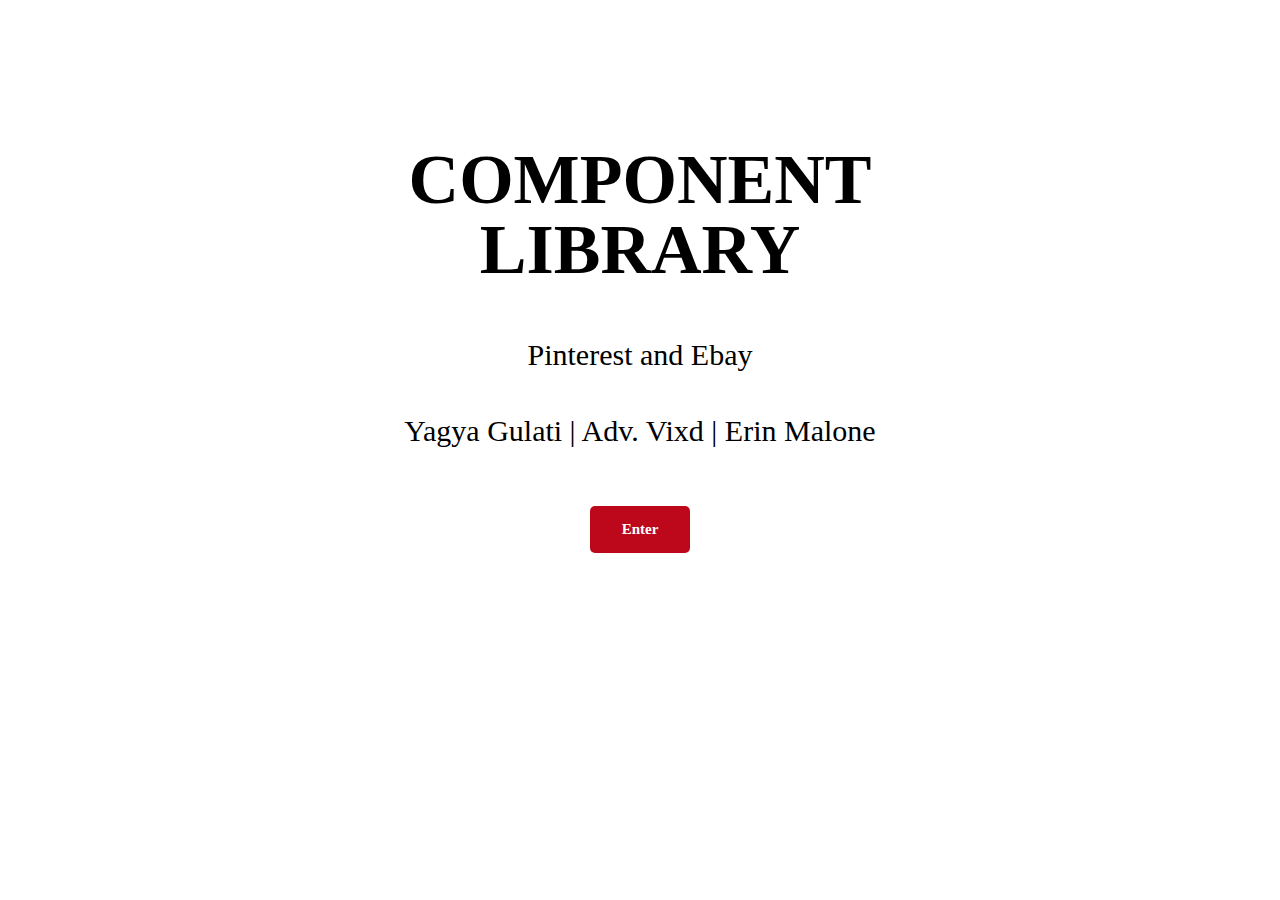
<file: index.html>
<html>

<head>
  <title>Component Library</title>
  <meta charset="utf-8" />
  <link rel="stylesheet" type="text/css" href="main.css">
</head>

<body>
<center>
  <br/><br/><br/><br/><br/>
    <h1> COMPONENT<br/>LIBRARY</h1> 
    <h2>Pinterest and Ebay</h2>
    <h3>Yagya Gulati | Adv. Vixd | Erin Malone</h3> <br/>
    <a href="https://yagyagulati.github.io/mansionn/styletile/index.html" class="button"> Enter</a>
  </center>
</body>
</html> 
</file>
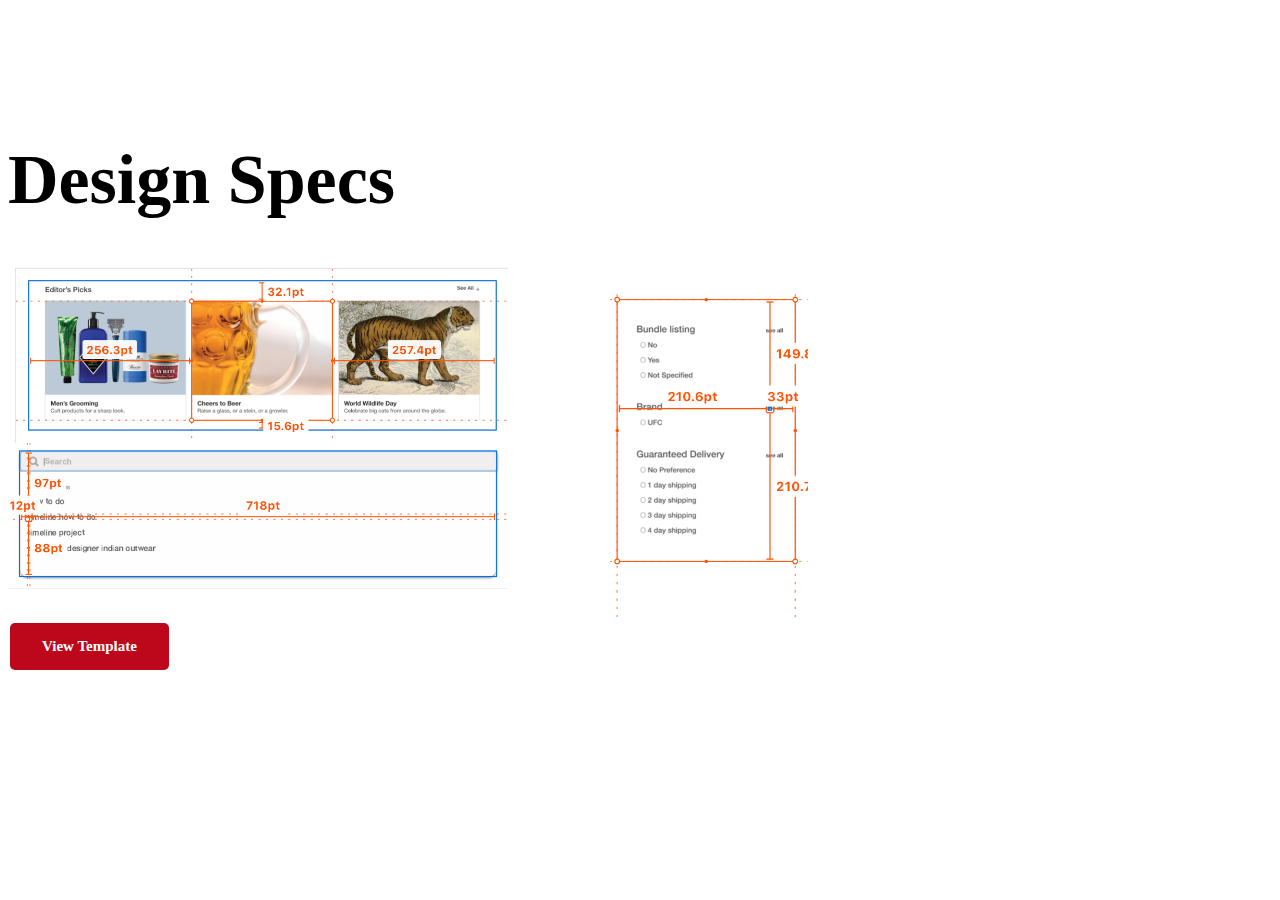
<file: mood/index.html>
<html>

<head>
  <title>Design Specs</title>
  <meta charset="utf-8" />
  <link rel="stylesheet" type="text/css" href="main.css">
</head>

<body>

  <br/><br/><br/><br/><br/>
    <h1> Design Specs</h1> 
    <div><img style="width: 500px" src="img/1.png"> 
    <br>
     <img style="width:500px" src="img/3.png">
         </div><img style="width: 200px; margin-top:-300px; margin-left: 600px" src="img/2.png">
         <br>

    <a href="https://yagyagulati.github.io/mansionn/template/index.html" class="button">View Template</a>
</body>
</html>
</file>
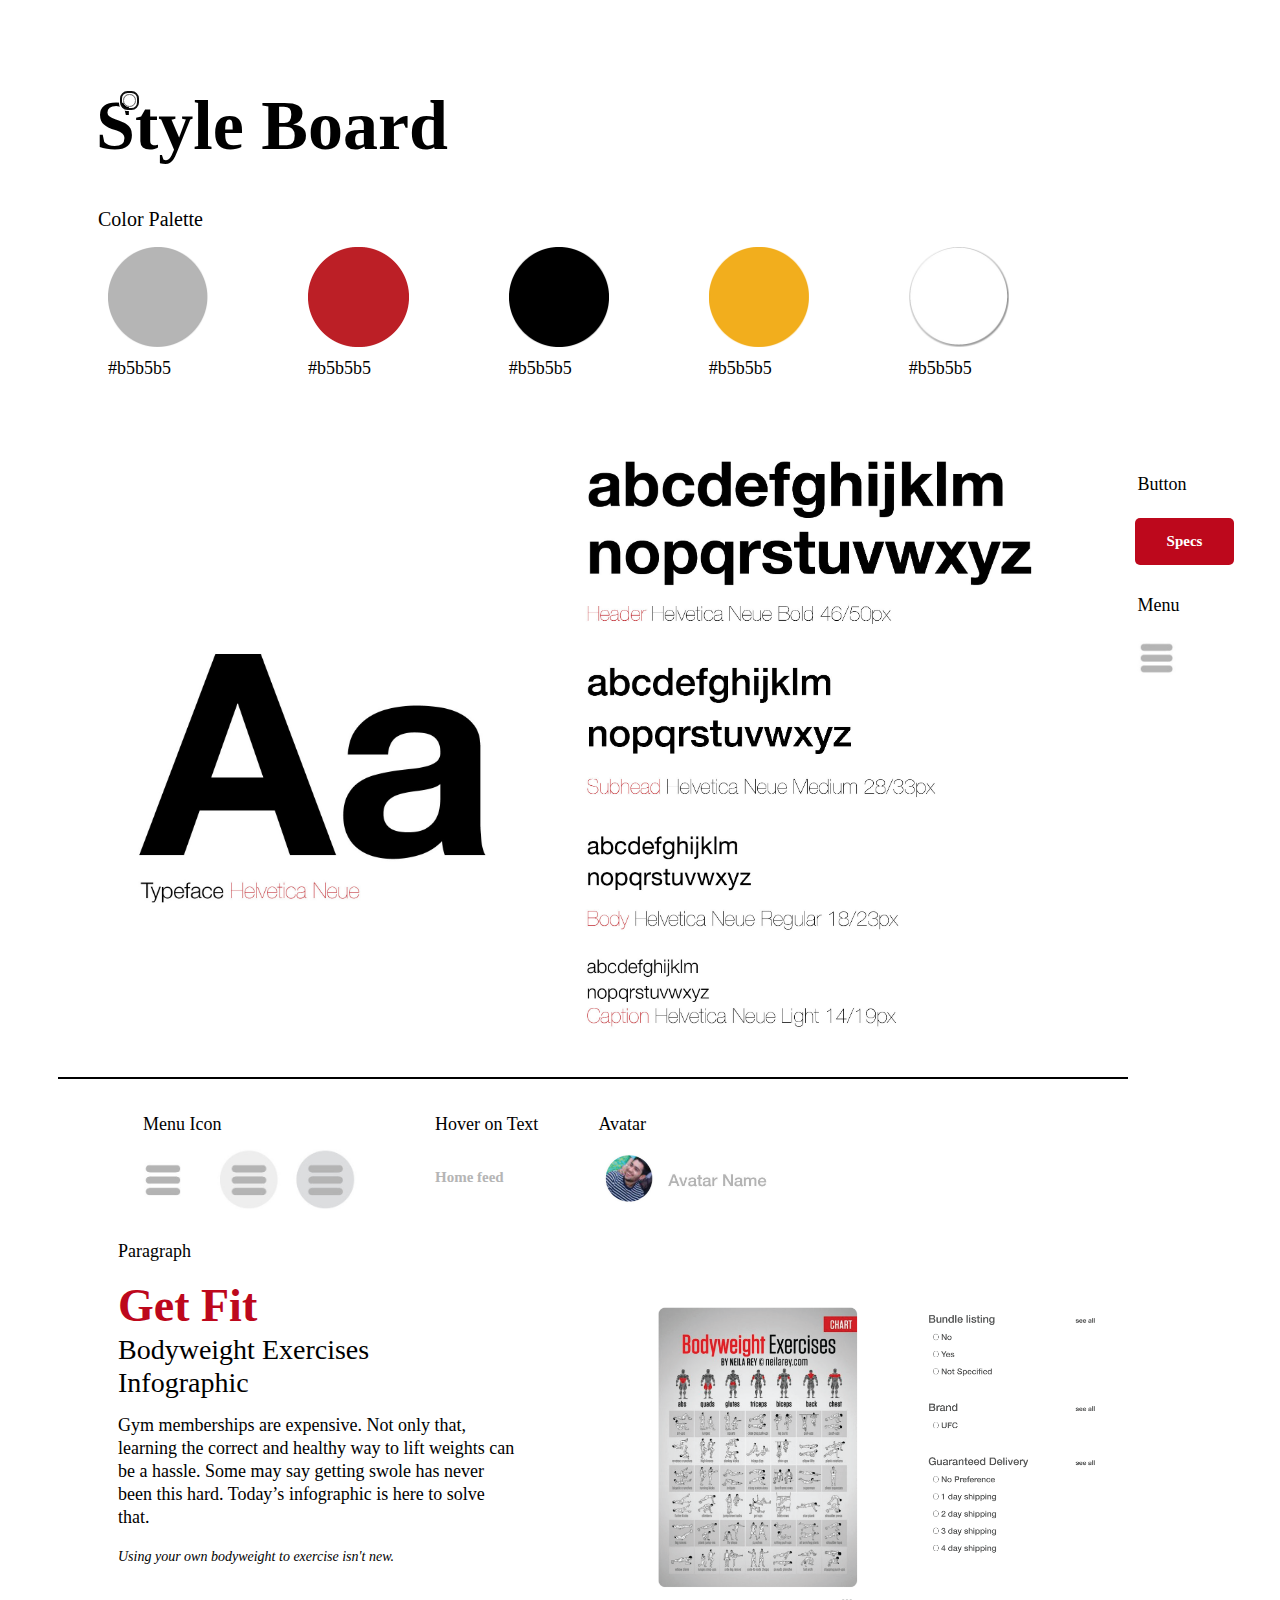
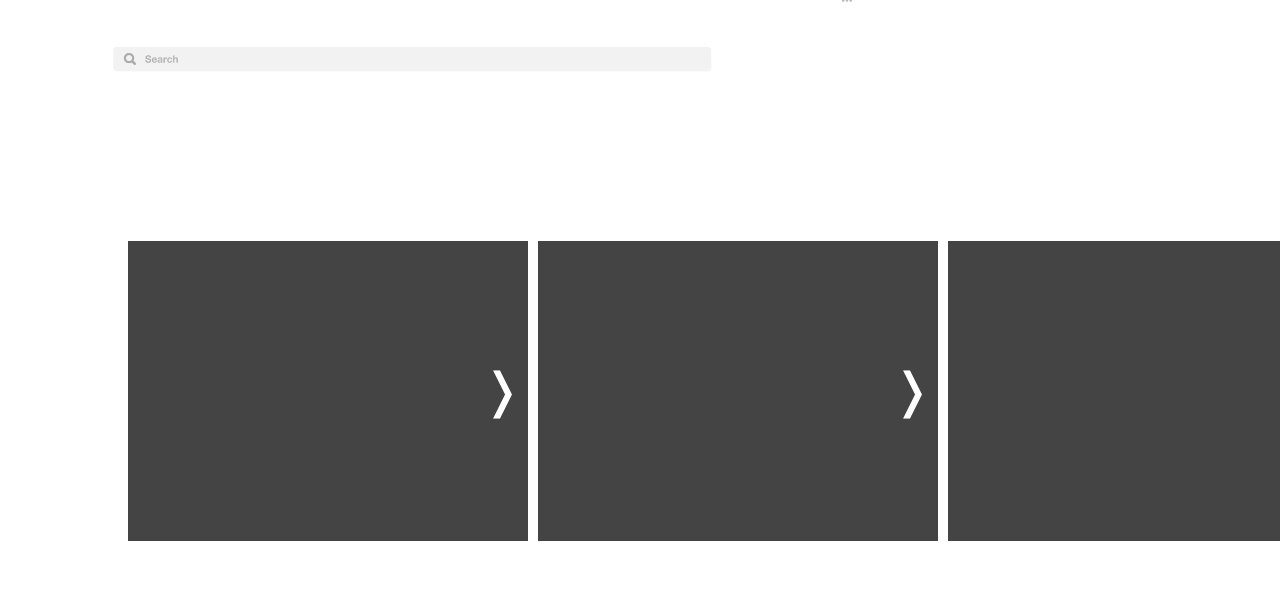
<file: styletile/index.html>
<html>

<head>
  <title>Style Tile</title>
  <meta charset="utf-8" />
  <link rel="stylesheet" type="text/css" href="main.css">
</head>

<body>
  <br/><br/>
  <div class="pad">
    <h1 style="padding-left: 38px">Style Board</h1>
   <br/>

   <h3 style="padding-left: 40px; margin-top: -30px">       Color Palette</h3>

    <div class="colo" id="grey">
     <img style="height: 100px" src="img/1.png"></a>
     <p style="margin-top: 10px">#b5b5b5</p>
    </div>
    <div class="colo" id="red">
      
     <img style="height: 100px" src="img/2.png"></a>
     <p style="margin-top: 10px">#b5b5b5</p>
    </div>
    <div class="colo" id="black">
      
     <img style="height: 100px" src="img/3.png"></a>
     <p style="margin-top: 10px">#b5b5b5</p>
    </div>
    <div class="colo" id="yellow">
      
     <img style="height: 100px" src="img/4.png"></a>
     <p style="margin-top: 10px">#b5b5b5</p>
    </div>
    <div class="colo" id="white">
      
     <img style="height: 100px" src="img/5.png"></a>
     <p style="margin-top: 10px">#b5b5b5</p>
    </div>
    <br/>
        	<div class="styl" id="aa">
       		<a href="https://yagyagulati.github.io/mansionn/type/index.html"><img style="height: 600px" src="img/6.png"></a>
   		 	</div>  
     
        	<div class="styl" id="typef">
    		<a href="https://yagyagulati.github.io/mansionn/type/index.html"><img style="height: 600px" src="img/7.png"></a>
    		</div>
    		 <div class="line"></div>
			<br/><br/>
    	    <div class="but" id="butt">
        <p style="margin-top: -15px; margin-left: 5px">Button</p>

    		<a href="https://yagyagulati.github.io/mansionn/mood/index.html" class="button">Specs</a>
     		</div>
        
      <div class="but" id="menu">
      <div class="popup-holder">
       <p style="margin-top: -15px; margin-left: 5px">Menu</p>

    	<img style="height: 50px" src="img/8.png"/><img style="height: 500px; margin-left:-20px ; margin-top: -5px" src="img/10.png" class="popup" /><br/><br/>
      </div>
      </div>

       <div class="but" id="avatar">
          <p style="margin-top: -15px; margin-left: 25px">Menu Icon</p>
       	<img style="height: 80px; width:auto; margin-top: -15px" src="img/12.png"></a>
    	</div>

    	<div class="but" id="hove">
      <p style="margin-top: -15px; margin-left:0px">Hover on Text</p>

       	<h4 class="hov" style="margin-top: 0px">Home feed</h4>
    	</div>

    	 <div class="but" id="avatar">
             <p style="margin-top: -15px; margin-left:0px">Avatar</p>

       	<img style="height: 50px" src="img/9.png"></a>
    	</div>
		<br/><br/>


    	<div class="componen" id="paragraph">
      <p style="margin-top: -25px; margin-left:0px">Paragraph</p>
    	<h5 >Get Fit</h5><h6>Bodyweight Exercises<br>Infographic</h6><p>Gym memberships are expensive. Not only that, learning the correct and healthy way to lift weights can be a hassle. Some may say getting swole has never been this hard. Today’s infographic is here to solve that.</p>
    	<h7 >Using your own bodyweight to exercise isn't new.</h7>
    	</div>


    	<div class="componen" id="pic">
    	<img style="margin-top: -460; margin-left: 540px" src="img/13.png" id="imag">
    	</div>
    	
    	<div class="componen" id="list">
		<img style="margin-top: -680; margin-left: 790px" src="img/17.png" id="ima">    	
		</div>

      <div class="search" id="sea">
    	<img style="width: 600px; margin-top: -320px; margin-left: 45px" src="img/15.png" id="image1">
    	</div>
		
		<div class="cara">
    	<form>

			<input type="radio" name="fancy" autofocus value="clubs" id="clubs" />
			<input type="radio" name="fancy" value="hearts" id="hearts" />
			<input type="radio" name="fancy" value="spades" id="spades" />
			<input type="radio" name="fancy" value="diamonds" id="diamonds" />			
			<label for="clubs">&#9827;</label><label for="hearts">&#9829;</label><label for="spades">&#9824; </label><label for="diamonds">&#9830; </label>
		</form><br>
    <br>
    <br>
<div class= "block" ></div>
    </div>
</body>
</html>
</file>
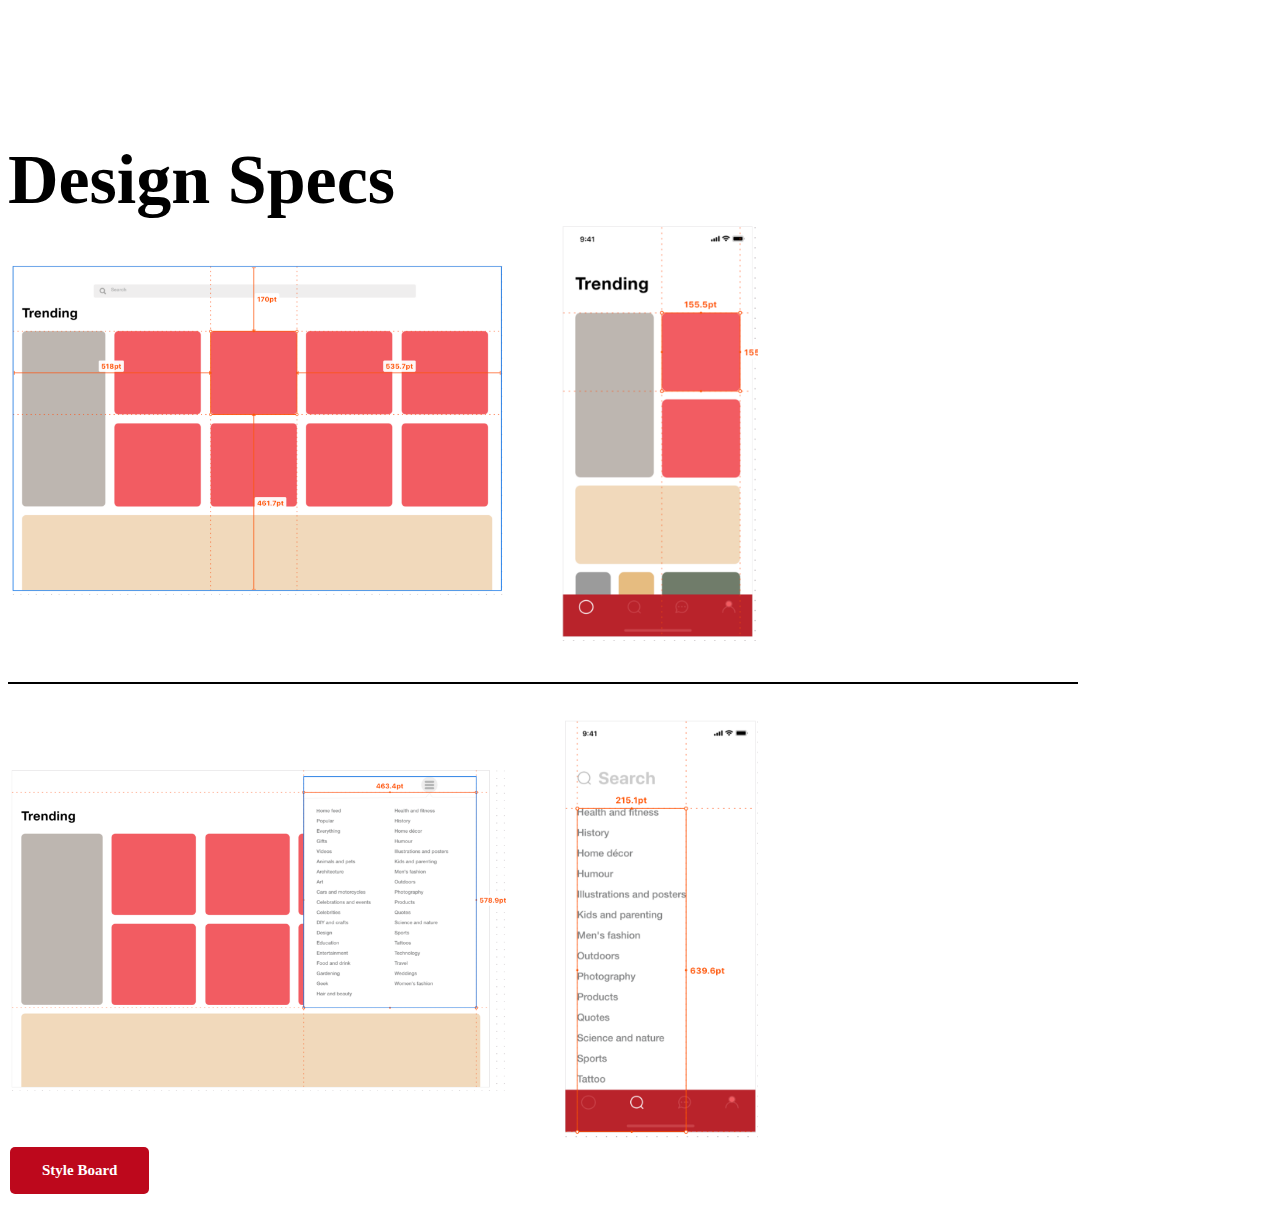
<file: template/index.html>
<html>

<head>
  <title>Design Specs</title>
  <meta charset="utf-8" />
  <link rel="stylesheet" type="text/css" href="main.css">
</head>

<body>

  <br/><br/><br/><br/><br/>
    <h1> Design Specs</h1> 
    <div><img style="width: 500px" src="img/1.png"> 
    <br>
     <img style="width:200px; margin-top: -375px; margin-left: 550px" src="img/3.png">
         </div>
         <br><br><br>        <div class="line"></div><br><br><br><br>

   <div><img style="width: 500px" src="img/4.png"> 
    <br>
     <img style="width:200px; margin-top: -375px; margin-left: 550px" src="img/2.png">
         </div>


    <a href="https://yagyagulati.github.io/mansionn/index.html" class="button">Style Board</a>
</body>
</html>
</file>
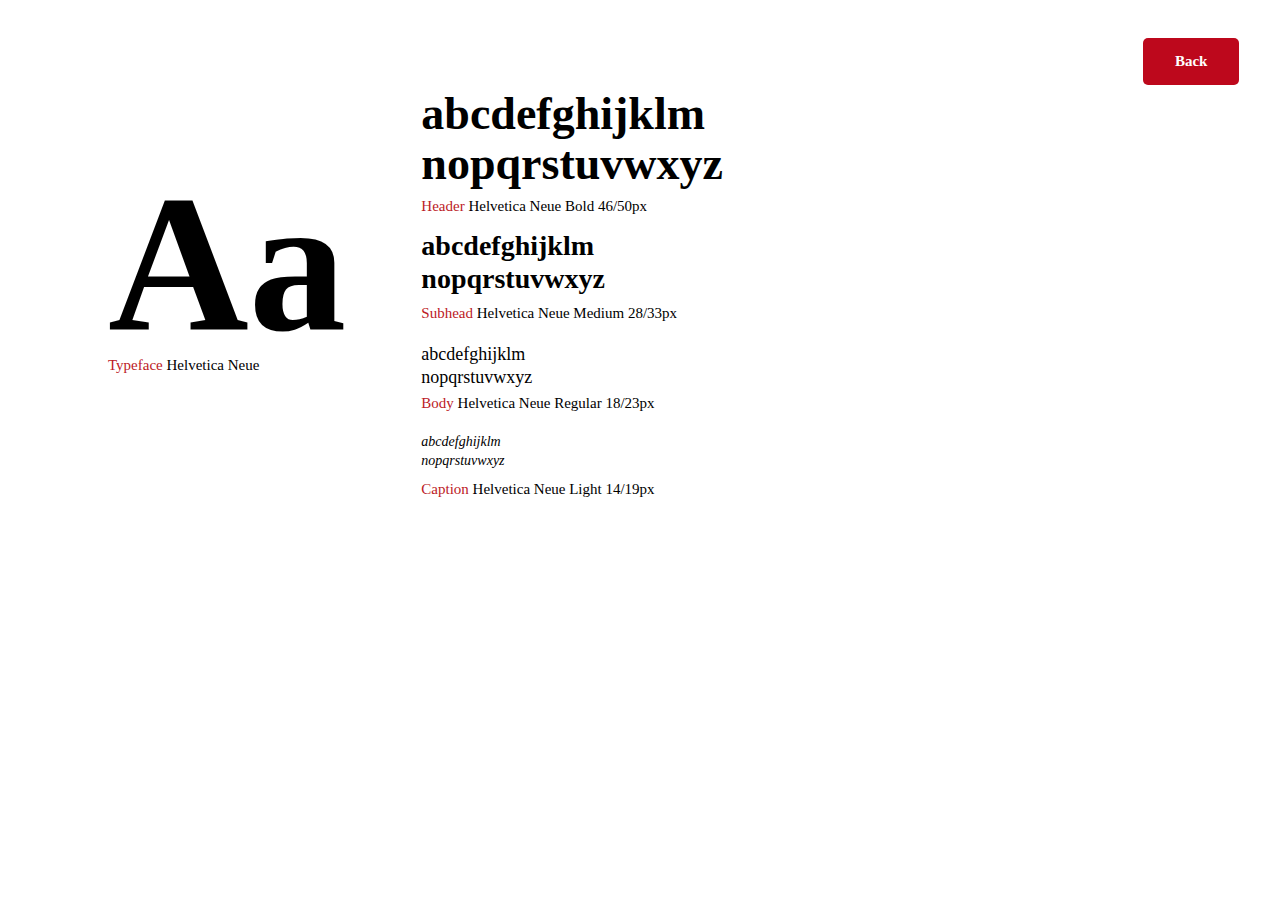
<file: type/index.html>
<html>

<head>
  <title>Style Tile</title>
  <meta charset="utf-8" />
  <link rel="stylesheet" type="text/css" href="main.css">
</head>

<body>
<div class="typo">
<div class="aa">
<h1 style="font-size: 195px; padding-top: 50px">Aa</h1>
<h2 style="margin-top: -70px"><span class="redtext">Typeface</span> Helvetica Neue</h2>
</div>

<div class="type">
<h1>abcdefghijklm<br>nopqrstuvwxyz</h1>
<h2 style="margin-top: -30px"><span class="redtext">Header</span> Helvetica Neue Bold 46/50px</h2>
<h4 style="margin-top: -6px">abcdefghijklm<br>nopqrstuvwxyz</h4>
<h2 style="margin-top: -35px"><span class="redtext">Subhead</span> Helvetica Neue Medium 28/33px</h2>
<h3 style="font-style: normal; margin-top: 10px">abcdefghijklm<br>nopqrstuvwxyz</h3>
<h2 style="margin-top: -20px"><span class="redtext">Body</span> Helvetica Neue Regular 18/23px</h2>
<h6 style="margin-top: 10px">abcdefghijklm<br>nopqrstuvwxyz</h6>
<h2 style="margin-top: -30px"><span class="redtext">Caption</span> Helvetica Neue Light 14/19px</h2>
</div>
</div>

<a href="https://yagyagulati.github.io/mansionn/styletile/index.html" class="button">Back</a>
</body>
</file>
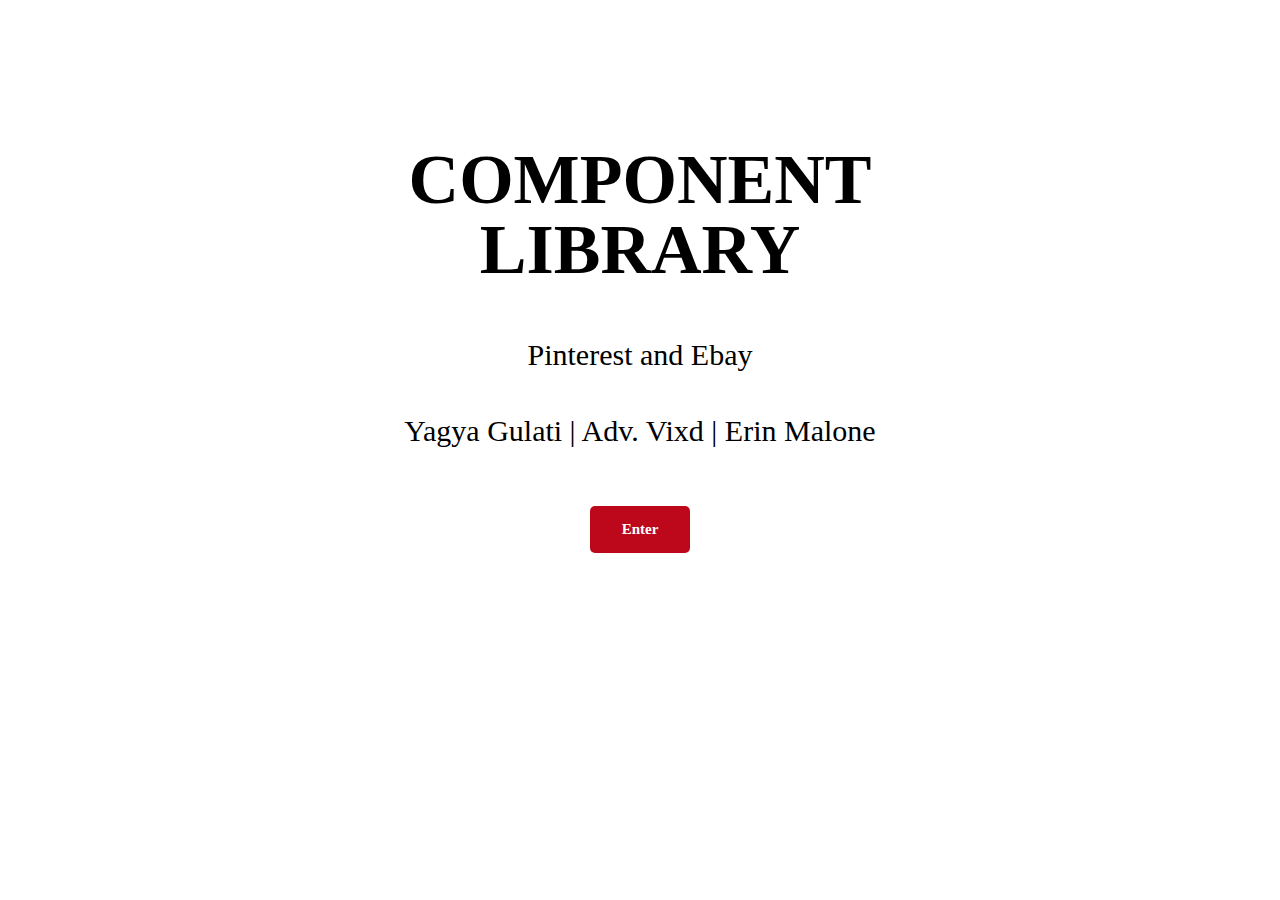
<file: component.html>
<html>

<head>
  <title>Component Library</title>
  <meta charset="utf-8" />
  <link rel="stylesheet" type="text/css" href="main.css">
</head>

<body>
<center>
  <br/><br/><br/><br/><br/>
    <h1> COMPONENT<br/>LIBRARY</h1> 
    <h2>Pinterest and Ebay</h2>
    <h3>Yagya Gulati | Adv. Vixd | Erin Malone</h3> <br/>
    <a href="https://yagyagulati.github.io/mansionn/styletile/index.html" class="button"> Enter</a>
  </center>
</body>
</html>
</file>
<file: main.css>
h1 {
	font-family: "Helvetica Neue";
	font-size: 70px;
	font-style: normal;
	font-variant: normal;
	font-weight: bold;
	line-height: 70px;
}
h2 {
	font-family: "Helvetica Neue";
	font-size: 30px;
	font-style: normal;
	font-variant: normal;
	font-weight: normal;
	line-height: 46px;
}

h3 {
	font-family: "Helvetica Neue";
	font-size: 30px;
	font-style: normal;
	font-variant: normal;
	font-weight: normal;
	line-height: 46px;
}

.button {
    background-color: #bd081c;
    border: none;
    color: white;
    padding: 15px 32px;
    text-align: center;
    text-decoration: none;
    display: inline-block;
    font-size: 16px;
    margin: 4px 2px;
    cursor: pointer;
	font-family: "Helvetica Neue";
	font-size:15px;
	font-weight: bold;
	border-radius: 5px;

}

.button:hover{
  transition-property: all;
  transition-duration: 500ms;
  transition-timing-function:ease;
  transition-delay: initial;
  background-color: #a32026;
}
</file>
<file: mood/main.css>
h1 {
	font-family: "Helvetica Neue";
	font-size: 70px;
	font-style: normal;
	font-variant: normal;
	font-weight: bold;
	line-height: 70px;
}
h2 {
	font-family: "Helvetica Neue";
	font-size: 30px;
	font-style: normal;
	font-variant: normal;
	font-weight: normal;
	line-height: 46px;
}

h3 {
	font-family: "Helvetica Neue";
	font-size: 30px;
	font-style: normal;
	font-variant: normal;
	font-weight: normal;
	line-height: 46px;
}

.button {
    background-color: #bd081c;
    border: none;
    color: white;
    padding: 15px 32px;
    text-align: center;
    text-decoration: none;
    display: inline-block;
    font-size: 16px;
    margin: 4px 2px;
    cursor: pointer;
	font-family: "Helvetica Neue";
	font-size:15px;
	font-weight: bold;
	border-radius: 5px;

}

.button:hover{
  transition-property: all;
  transition-duration: 500ms;
  transition-timing-function:ease;
  transition-delay: initial;
  background-color: #a32026;
}
}
</file>
<file: styletile/main.css>
.button {
    background-color: #bd081c;
    border: none;
    color: white;
    padding: 15px 32px;
    text-align: center;
    text-decoration: none;
    display: inline-block;
    font-size: 16px;
    margin: 4px 2px;
    cursor: pointer;
	font-family: "Helvetica Neue";
	font-size:15px;
	font-weight: bold;
	border-radius: 5px;

}

.button:hover{
  transition-property: all;
  transition-duration: 500ms;
  transition-timing-function:ease;
  transition-delay: initial;
  background-color: #a32026;
}

h1 {
  font-family: "Helvetica Neue";
  font-size: 70px;
  font-style: normal;
  font-variant: normal;
  font-weight: bold;
  line-height: 70px;
}
h2 {
  font-family: "Helvetica Neue";
  font-size: 30px;
  font-style: normal;
  font-variant: normal;
  font-weight: normal;
  line-height: 46px;
}

h3 {
  font-family: "Helvetica Neue";
  font-size: 20px;
  font-style: normal;
  font-variant: normal;
  font-weight: lighter;
  line-height: 46px;
  text-align: left;
}
h4 {
  font-family: "Helvetica Neue";
  font-size: 15px;
  font-style: normal;
  font-variant: normal;
  font-weight: bold;
  line-height: 46px;
  text-align: left;
  padding-bottom: 20px;
}
h5 {
  font-family: "Helvetica Neue";
  font-size: 46px;
  font-style: normal;
  font-variant: bolder;
  font-weight: bold;
  line-height: 50px;
  text-align: left;
  color: #bd081c;
margin-top: 15px}
h6 {
  font-family: "Helvetica Neue";
  font-size: 28px;
  font-style: normal;
  font-variant: normal;
  font-weight: normal;
  line-height: 33px;
  text-align: left;
margin-top: -75px
}
h7 {
  font-family: "Helvetica Neue";
  font-size: 14px;
  font-style: italic;
  font-variant: normal;
  font-weight: lighter;
  line-height: 19px;
  text-align: left;
  margin-top: -75px
}
p{
  font-family: "Helvetica Neue";
  font-size: 18px;
  font-style: normal;
  font-variant: normal;
  font-weight: lighter;
  line-height: 23px;
  text-align: left;
  margin-top: -50px
}
img{
   margin: auto;
  transition: all 500ms ease; 
}


.pad{
  padding-left: 50px;
  position: relative;
}
.colo{
  float: left;
  display: block;
  margin: 50px;
  padding-top: 0px;
  position: relative;
  margin-top: -15px;
}

.styl{
  float: left;
  display: block;
  padding-top: 0px;
  position: relative;
  margin-bottom: 40px;
}
.line{
  margin-top: 750px;
    width: 1070px;
    height: 47px;
    border-bottom: 2px solid black;
    position: absolute;
    }
.but{
  float: left;
  display: block;
  padding-top: 40px;
  padding-left: 40px;
  margin-left: 20px; 
  position: relative;
}
.componen{
  width: 400px;
  display: block;
  margin-top: 100px;
  padding-top: 100px;
  margin-left: 60px;
  position: static;
}
.pal{
  padding-left: -50px;
}

.popup{
  display: none;
}

div.popup-holder:hover .popup {
  display: block;
}
.hov{
  color: #b5b5b5;
}
.hov:hover{
  color: #F4AE01;
  text-decoration: underline;
}

#imag{
    height: auto;
    width: 200px;
    margin-left: -10px;
    margin-top: -10px;
}

#imag:hover {
    content:  url('img/14.png');
    height: auto;
    width: 200px;
    position: relative;
}

#image1{
    height: auto;
    width: 600px;
    padding-left: 10px;
}

#image1:hover {
    content:  url('img/16.png');
    height: auto;
    width: 600px;
    position: relative;
}

#ima{
    height: auto;
    width: 200px;
    margin-left: -10px;
    margin-top: -10px;
}

#ima:hover {
    content:  url('img/18.png');
    height: auto;
    width: 200px;
    position: relative;
}


.cara{
  width: 200px;
  margin-left: 110px;
}

label {
  background: #444;
  color: #444;
  transition: transform 400ms ease-out;
  display: inline-block;
  width: 400px;
  height: 300px;
  position: relative;
  z-index: 1;
  margin-top: 1750px;
  margin-left: 10px;
  margin-bottom: 50px;
}

form {
  margin-left: 110px;
  position: absolute;
  top: 0;
  left: 0;
  bottom: 0;
  right: 0;
  white-space: nowrap;
  width: 50px;
  margin-bottom: 50px;
}
input {
  position: absolute;
}

.keys {
  position: relative;
  z-index: 10;
  bottom: 0;
  left: 0;
  right: 0;
  color: #fff;
  text-align: center;
  transition: all 300ms linear;
  opacity: 0;
}

input:nth-of-type(1):checked ~ label:nth-of-type(1), 
input:nth-of-type(2):checked ~ label:nth-of-type(2),
input:nth-of-type(3):checked ~ label:nth-of-type(3),
input:nth-of-type(4):checked ~ label:nth-of-type(4){
   z-index: 0;
}

input:nth-of-type(1):checked ~ label {
  transform: translate3d(0, 0, 0);
}

input:nth-of-type(2):checked ~ label {
  transform: translate3d(-100%, 0, 0);
}

input:nth-of-type(3):checked ~ label {
  transform: translate3d(-200%, 0, 0);
}

input:nth-of-type(4):checked ~ label {
  transform: translate3d(-300%, 0, 0);
}

label {
  background-size: cover;
  font-size: 3rem;
}



label:before,
label:after {
  color: white;
  display: block;
  position: absolute;
  padding: 1rem;
  height: 10rem;
  vertical-align: middle;
  line-height: 10rem;
  top: 50%;
  transform: translate3d(0, -50%, 0);
  cursor: pointer;
}

label:before {
  content: "\276D";
  right: 100%;
}

label:after {
  content: "\276C";
  left: 100%;
}
</file>
<file: template/main.css>
h1 {
	font-family: "Helvetica Neue";
	font-size: 70px;
	font-style: normal;
	font-variant: normal;
	font-weight: bold;
	line-height: 70px;
}
h2 {
	font-family: "Helvetica Neue";
	font-size: 30px;
	font-style: normal;
	font-variant: normal;
	font-weight: normal;
	line-height: 46px;
}

h3 {
	font-family: "Helvetica Neue";
	font-size: 30px;
	font-style: normal;
	font-variant: normal;
	font-weight: normal;
	line-height: 46px;
}

.button {
    background-color: #bd081c;
    border: none;
    color: white;
    padding: 15px 32px;
    text-align: center;
    text-decoration: none;
    display: inline-block;
    font-size: 16px;
    margin: 4px 2px;
    cursor: pointer;
	font-family: "Helvetica Neue";
	font-size:15px;
	font-weight: bold;
	border-radius: 5px;

}

.button:hover{
  transition-property: all;
  transition-duration: 500ms;
  transition-timing-function:ease;
  transition-delay: initial;
  background-color: #a32026;
}
.line{
  margin-top: -60px;
    width: 1070px;
    height: 47px;
    border-bottom: 2px solid black;
    position: absolute;
    }
</file>
<file: type/main.css>
h1 {
	font-family: "Helvetica Neue";
	font-size: 46px;
	font-style: bold;
	font-variant: normal;
	font-weight: bold;
	line-height: 50px;
}
h2 {
	font-family: "Helvetica Neue";
	font-size: 15px;
	font-style: lighter;
	font-variant: normal;
	font-weight: 100;
	line-height: 33px;
}

h4 {
	font-family: "Helvetica Neue";
	font-size: 28px;
	font-style: medium;
	font-variant: medium;
	line-height: 33px;
}

h3 {
	font-family: "Helvetica Neue";
	font-size: 18px;
	font-weight: normal;
	line-height: 23px;
}

h6 {
	font-family: "Helvetica Neue";
	font-size: 14px;
	font-style: lighter;
	font-style: italic;
	font-variant: normal;
	font-weight: 100;
	line-height: 19px;
}

.redtext {
	color: #bc2026;
}
.type{
  float: left;
  padding-top: 50px;
  padding-left: 75px;
}
.typo{
  padding-left: 50px;
  position: relative;
  float: center;
  padding-left: 50px;
}

.aa{
  padding-left: 50px;
  padding-top: 50px;
  position: relative;
  float: left;
}
.button {
    background-color: #bd081c;
    border: none;
    color: white;
    padding: 15px 32px;
    text-align: center;
    text-decoration: none;
    display: inline-block;
    font-size: 16px;
    margin: 4px 2px;
    cursor: pointer;
	font-family: "Helvetica Neue";
	font-size:15px;
	font-weight: bold;
	border-radius: 5px;
  margin-left: 420px;
  margin-top: 30px;
}

.button:hover{
  transition-property: all;
  transition-duration: 500ms;
  transition-timing-function:ease;
  transition-delay: initial;
  background-color: #a32026;
}
</file>
